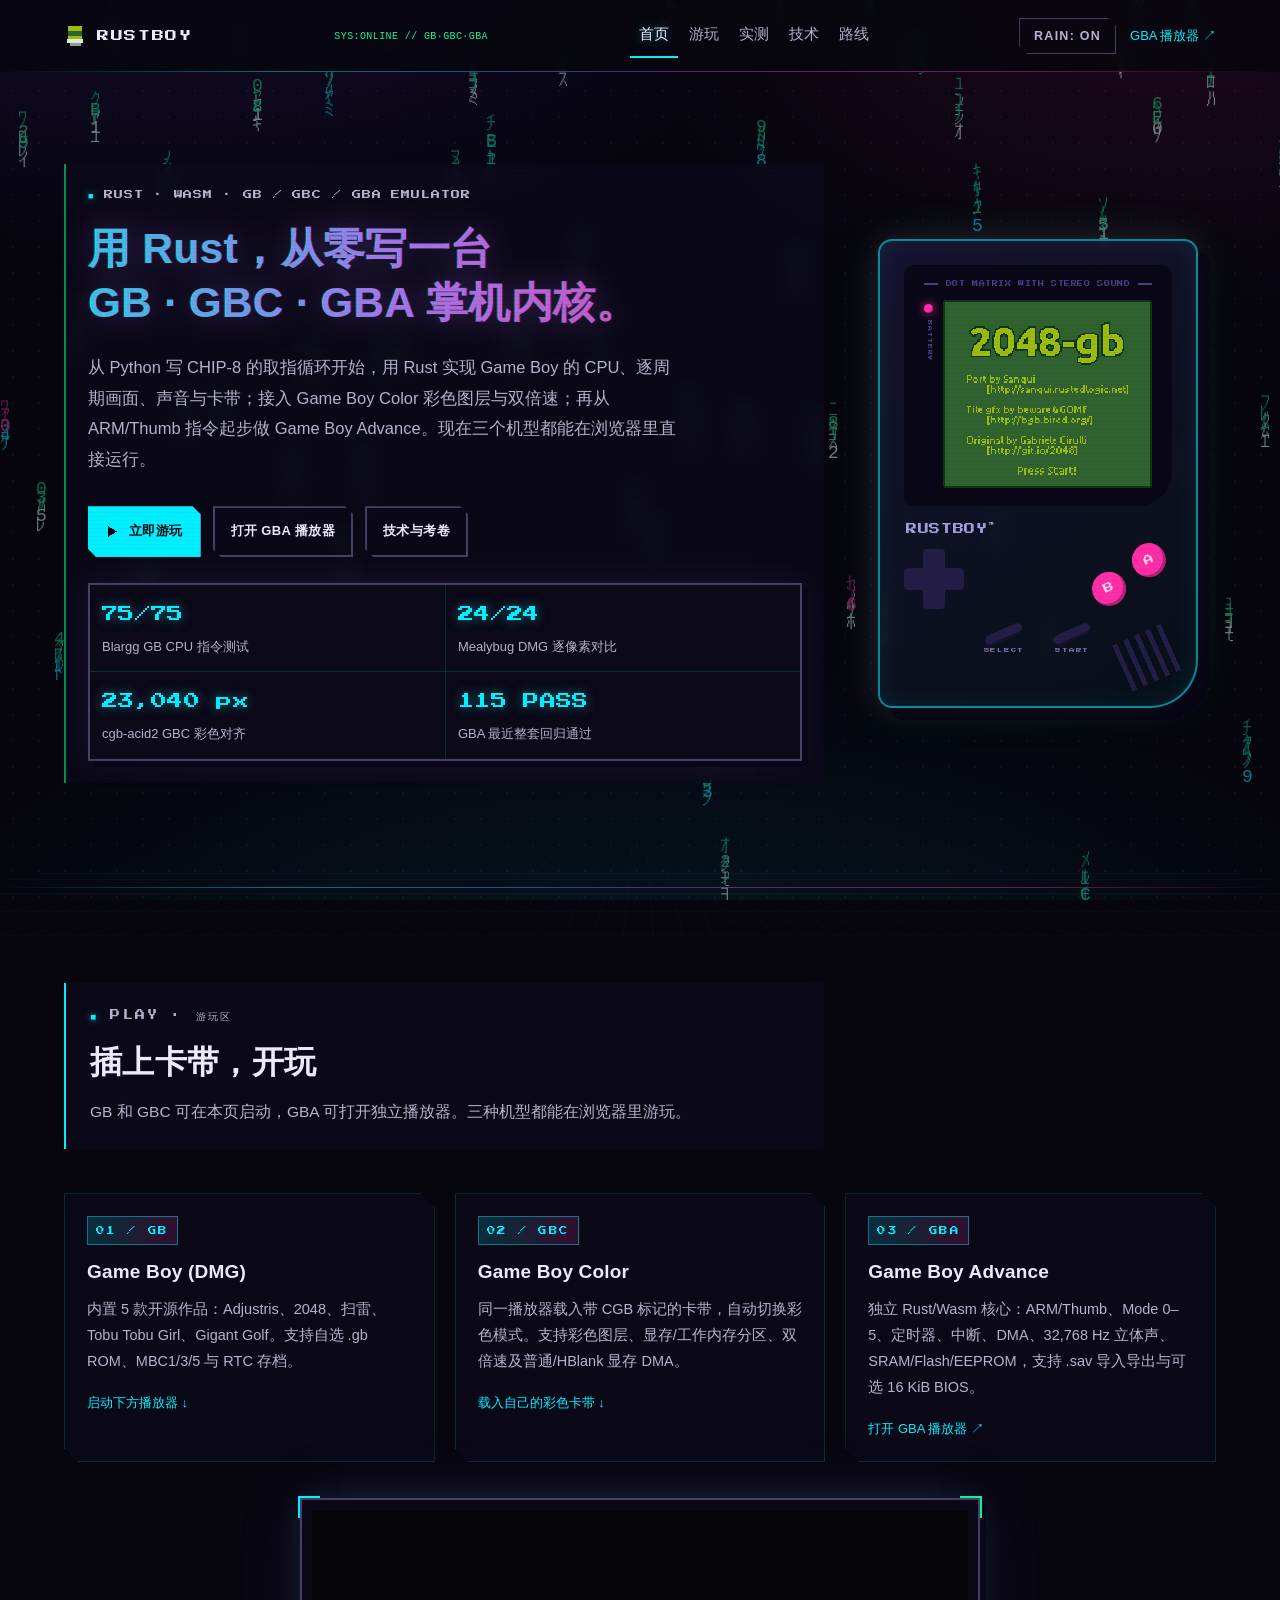
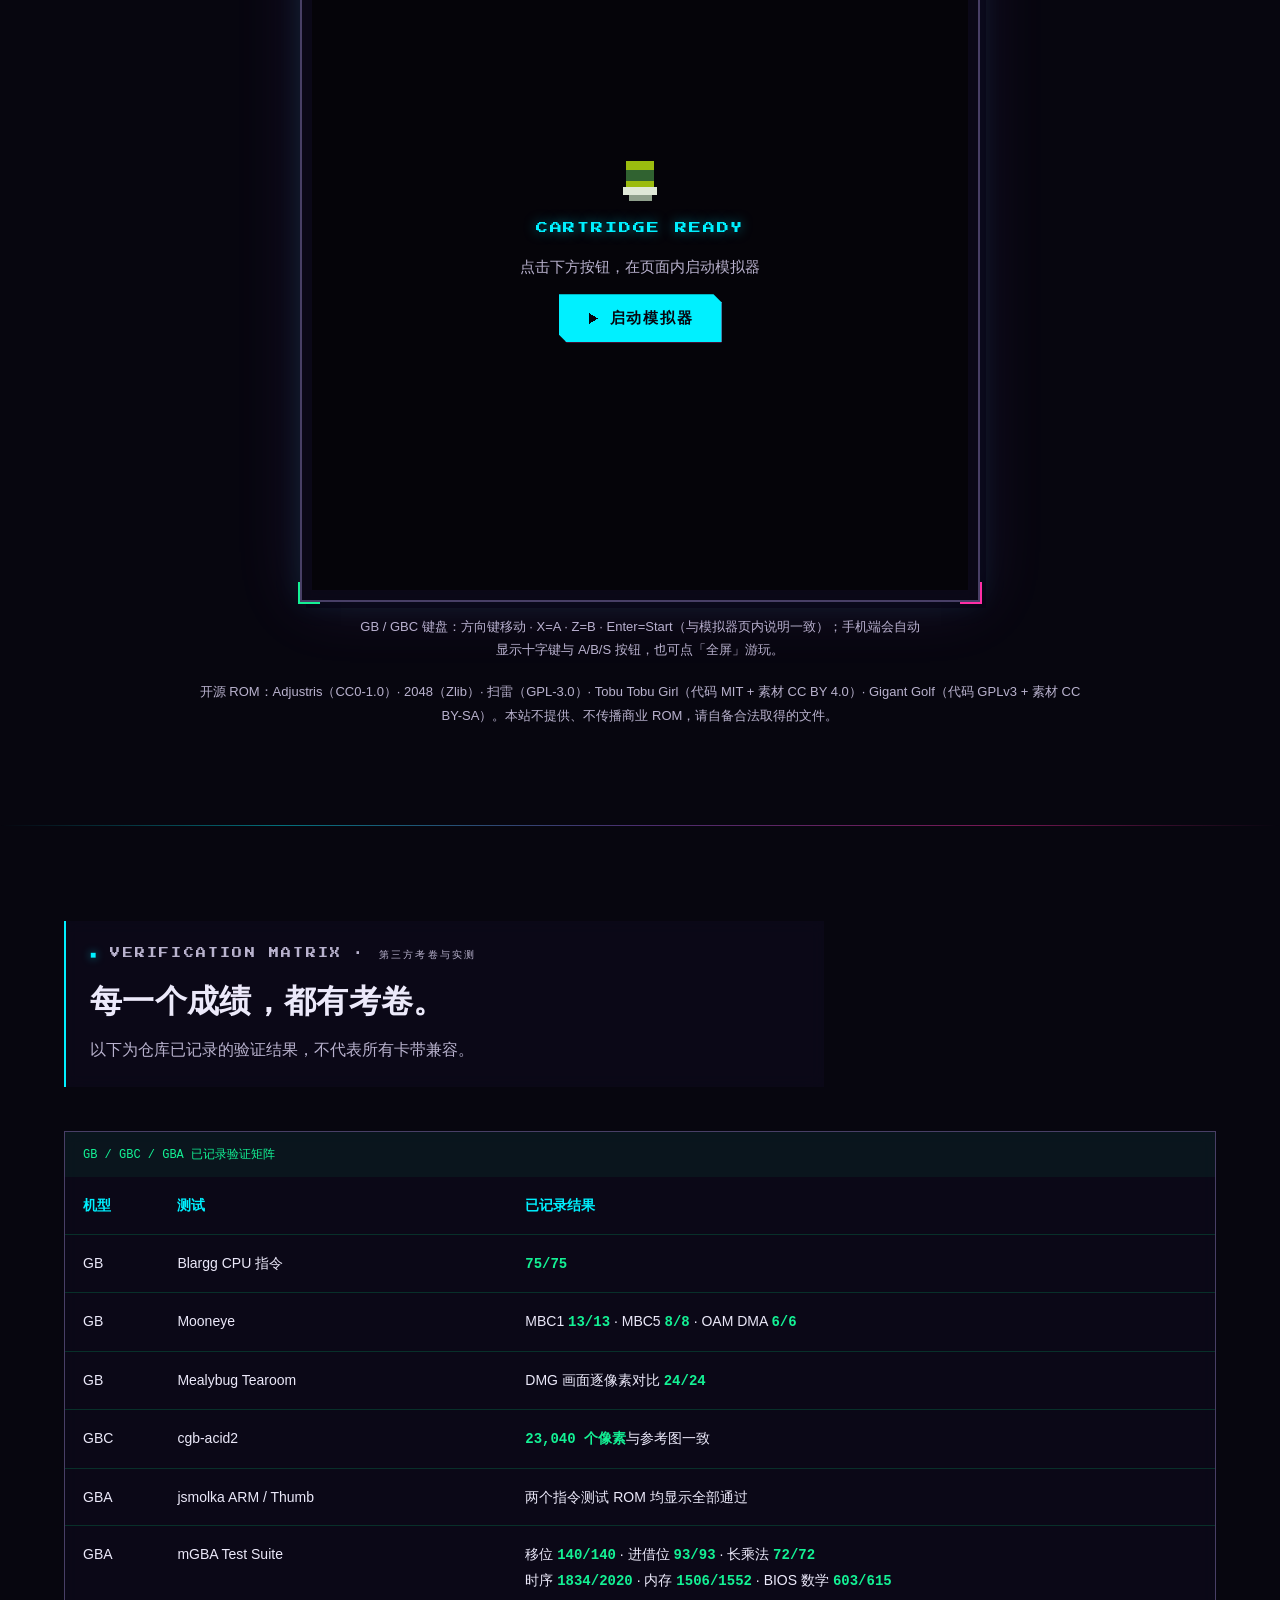
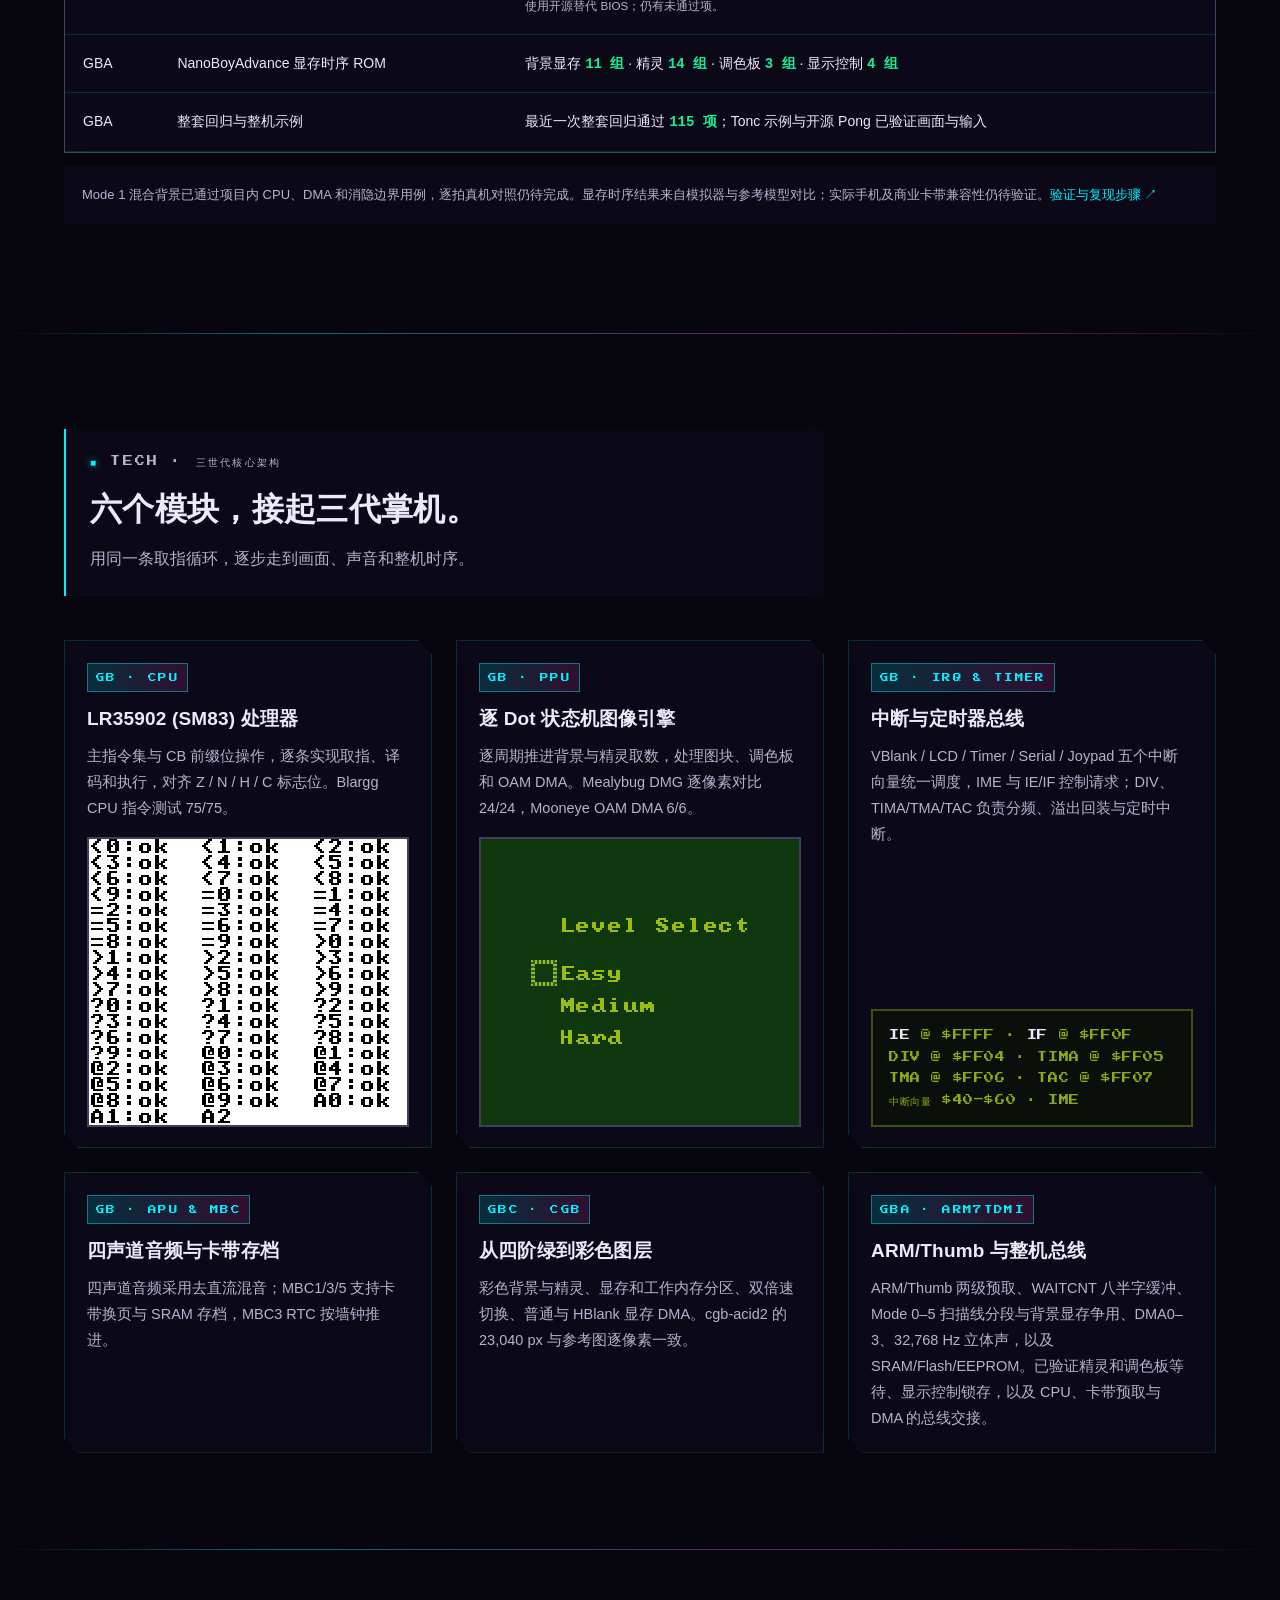
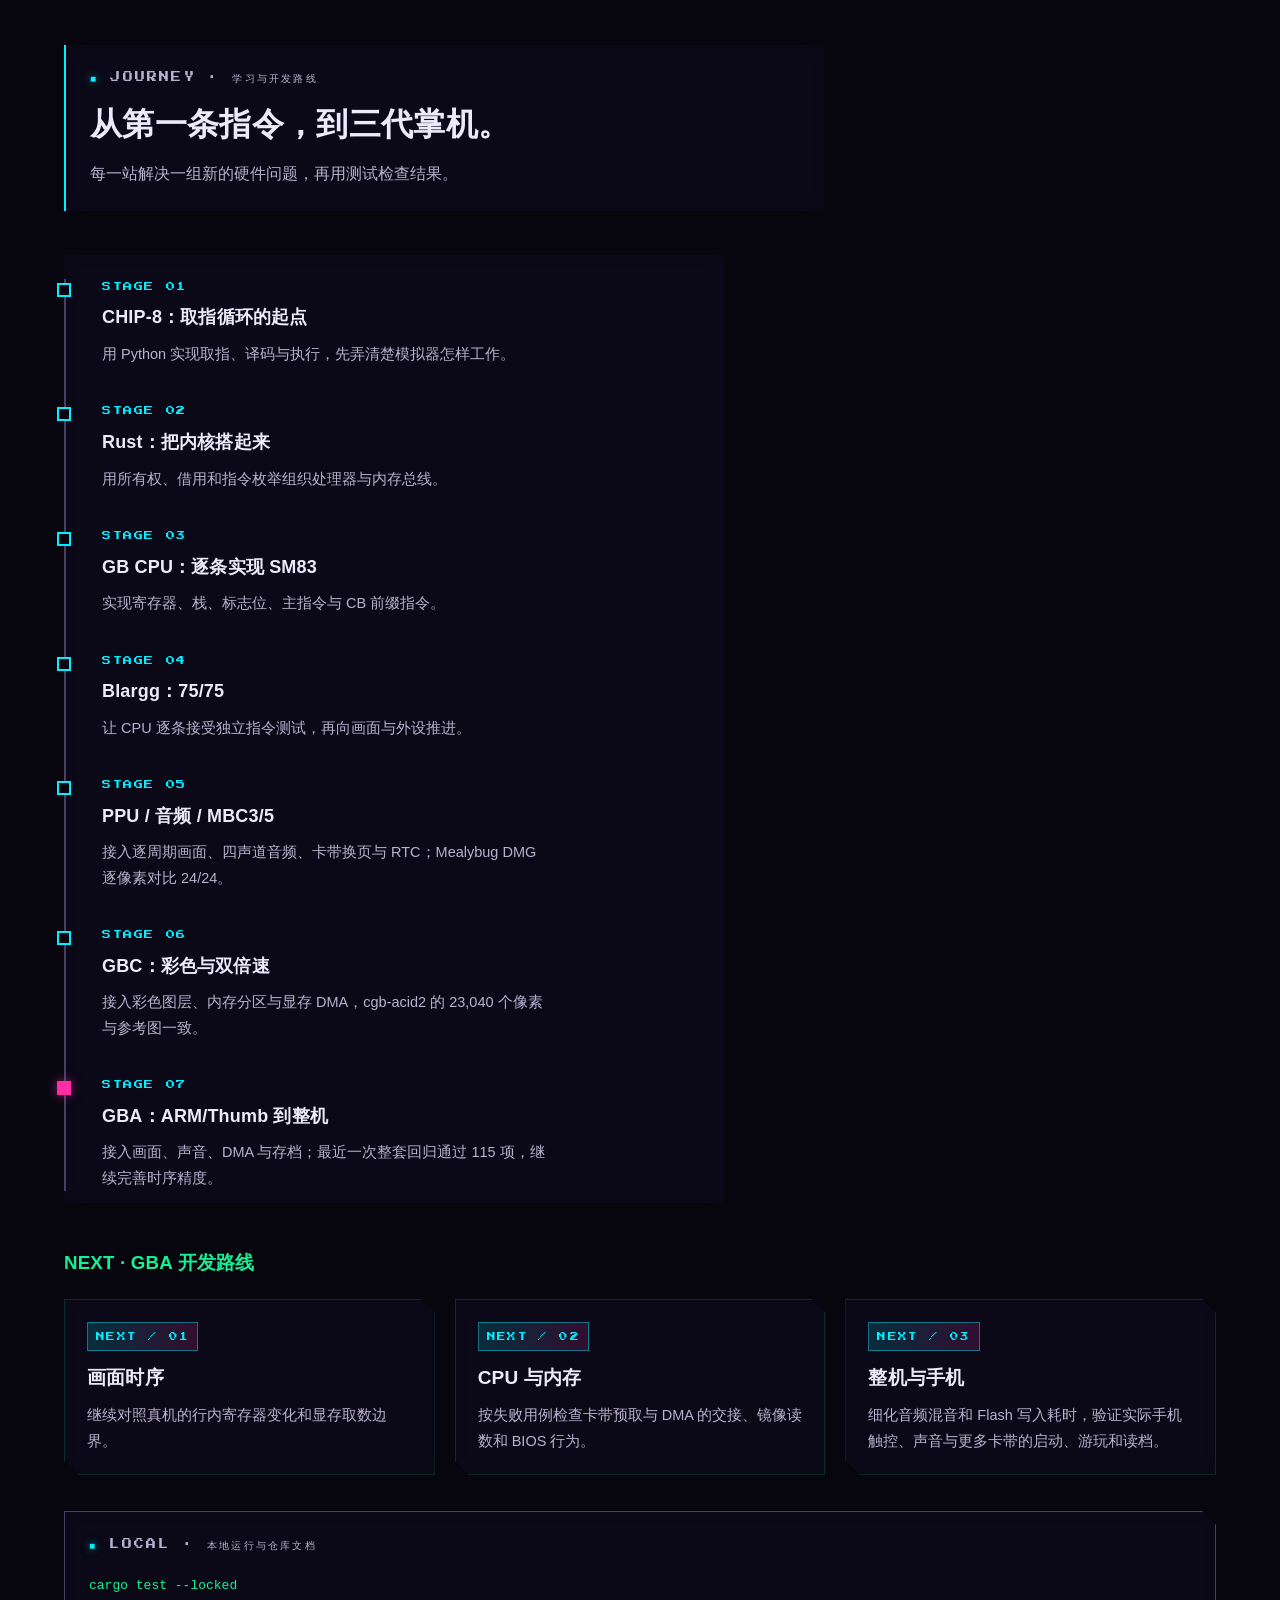
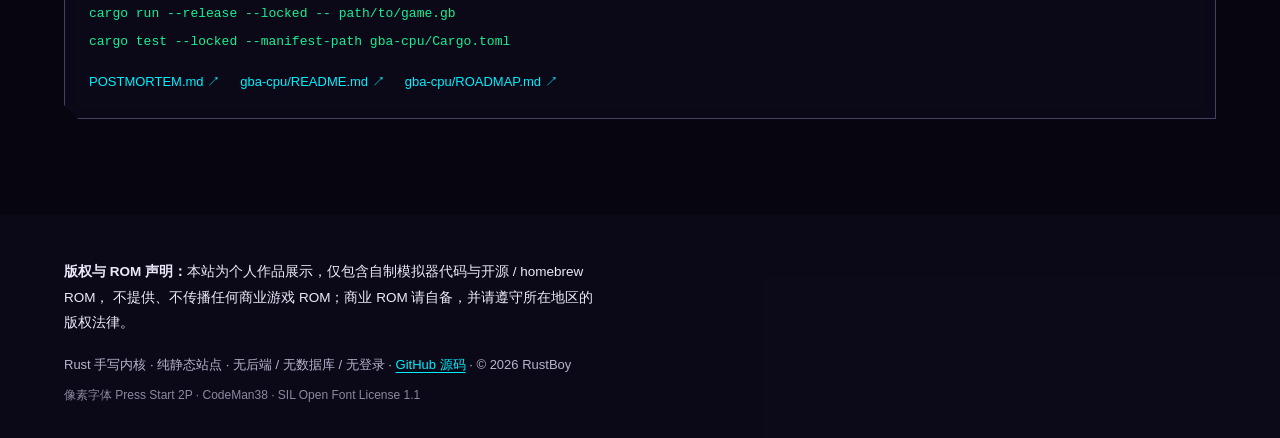
<file: index.html>
<!DOCTYPE html>
<html lang="zh-CN">
<head>
<meta charset="UTF-8">
<meta name="viewport" content="width=device-width, initial-scale=1.0">
<title>RustBoy · 用 Rust 从零写 GB、GBC 和 GBA 模拟器</title>
<meta name="description" content="用 Rust 从零实现 GB、GBC 和 GBA 模拟器：逐周期画面、彩色图层、ARM/Thumb、声音与卡带存档，三个机型均可在浏览器运行。GBA 正在完善时序精度与兼容性。">
<meta name="theme-color" content="#07060f">
<meta name="color-scheme" content="dark">
<meta property="og:title" content="RustBoy · 用 Rust 从零写 GB、GBC 和 GBA 模拟器">
<meta property="og:description" content="用 Rust 从零实现 GB、GBC 和 GBA 模拟器：逐周期画面、彩色图层、ARM/Thumb、声音与卡带存档，三个机型均可在浏览器运行。GBA 正在完善时序精度与兼容性。">
<meta property="og:type" content="website">
<link rel="icon" href="data:image/svg+xml,%3Csvg xmlns='http://www.w3.org/2000/svg' viewBox='0 0 16 16'%3E%3Crect x='3' y='1' width='10' height='9' fill='%239bbc0f'/%3E%3Crect x='3' y='4' width='10' height='4' fill='%23306230'/%3E%3Crect x='2' y='10' width='12' height='3' fill='%23dfe8d8'/%3E%3Crect x='4' y='13' width='8' height='2' fill='%238fa08c'/%3E%3C/svg%3E">
<script>document.documentElement.classList.add('js');</script>
<!--
  RustBoy · Game Boy 模拟器作品展示站（纯静态 · 无后端 · 无数据库 · 无登录）
  素材插槽：
    emulator/index.html      → 游玩区 iframe 加载的模拟器单文件网页版
    assets/img/screen2048.png     → 2048 运行截图（首页掌机屏幕）
    assets/img/screenminesweep.png → 扫雷运行截图（PPU 卡片）
    assets/img/exam.png      → Blargg 指令测试 75/75 截图（CPU 卡片）
  字体：Press Start 2P（CodeMan38，SIL Open Font License 1.1）以 data URI 内嵌，无外部请求。
  「RustBoy」为占位项目名，改站名请全局搜索替换 RustBoy / RUSTBOY。
-->
<style>
/* ============================================================
   1. 设计令牌 —— 霓虹夜城色板 × DMG 屏幕绿（绿色只保留给屏幕区）
   ============================================================ */
:root{
  --bg:#07060f;               /* 紫黑夜幕，非纯黑 */
  --bg-deep:#050409;
  --surface:#12101f;          /* 暗紫玻璃面板 */
  --surface-2:#1a1630;
  --fg:#ece9fa;               /* 近白偏紫，非纯白 */
  --muted:#9a92b8;
  --border:rgba(190,170,255,.13);
  --border-strong:rgba(190,170,255,.34);
  --accent:#00f0ff;           /* 霓虹青：只给关键动作 */
  --accent-press:#53f5ff;
  --neon-mag:#ff2ea6;         /* 霓虹粉 */
  --neon-vio:#b26bff;         /* 霓虹紫 */
  --ink:#07060f;
  --danger:#ff3d81;
  --screen-0:#0f380f;         /* DMG 屏幕四阶绿：仅屏幕/终端/截图区使用 */
  --screen-1:#306230;
  --screen-2:#8bac0f;
  --screen-3:#9bbc0f;
  --font-pixel:'Press Start 2P',ui-monospace,Consolas,monospace;
  --font-body:-apple-system,BlinkMacSystemFont,'PingFang SC','Hiragino Sans GB','Microsoft YaHei','Segoe UI',sans-serif;
  --container:1080px;
  --header-h:64px;
  --shadow-hard:6px 6px 0 rgba(8,3,20,.6);
  --hairline-neon:linear-gradient(90deg,transparent,rgba(0,240,255,.45) 22%,rgba(178,107,255,.4) 50%,rgba(255,46,166,.45) 78%,transparent);
}

/* ============================================================
   2. 基础与重置
   ============================================================ */
@font-face{
  font-family:'Press Start 2P';
  src:url([data-uri]) format('woff2');
  font-weight:400;
  font-style:normal;
  font-display:swap;
}
*,*::before,*::after{box-sizing:border-box;}
html{scroll-behavior:smooth;scroll-padding-top:calc(var(--header-h) + 16px);}
body{
  margin:0;
  background-color:var(--bg);
  background-image:
    radial-gradient(1100px 520px at 12% -8%, rgba(84,44,178,.24), transparent 62%),
    radial-gradient(900px 480px at 92% 2%, rgba(255,46,166,.11), transparent 60%),
    radial-gradient(1200px 560px at 50% 112%, rgba(0,240,255,.09), transparent 64%),
    radial-gradient(rgba(150,130,255,.08) 1px,transparent 1px);
  background-size:auto,auto,auto,26px 26px;
  background-attachment:fixed;
  color:var(--fg);
  font-family:var(--font-body);
  font-size:16px;
  line-height:1.75;
  -webkit-font-smoothing:antialiased;
}
/* CRT 扫描线：静态纹理，不参与动画 */
body::before{
  content:"";
  position:fixed;inset:0;z-index:2147483000;
  pointer-events:none;
  background:repeating-linear-gradient(to bottom,
    rgba(6,3,16,.22) 0 1px,transparent 1px 4px);
  opacity:.5;
}
/* 合成波网格地平线：纯装饰，固定不滚动 */
body::after{
  content:"";
  position:fixed;left:-24%;right:-24%;bottom:-4vh;height:46vh;z-index:2147482900;
  pointer-events:none;
  background:
    repeating-linear-gradient(to top,rgba(0,240,255,.65) 0 1px,transparent 1px 30px),
    repeating-linear-gradient(to right,rgba(255,46,166,.5) 0 1px,transparent 1px 30px);
  transform:perspective(320px) rotateX(62deg);
  transform-origin:50% 100%;
  opacity:.13;
}
img{max-width:100%;}
[hidden]{display:none !important;}
::selection{background:rgba(255,46,166,.42);color:#fff;}
:focus-visible{outline:3px solid var(--accent);outline-offset:3px;}
h1,h2,h3{font-weight:700;letter-spacing:.01em;}
code{font-family:var(--font-pixel);letter-spacing:.04em;}

/* 跳转链接（无障碍） */
.skip-link{
  position:fixed;top:-60px;left:16px;z-index:2147483600;
  background:var(--accent);color:var(--ink);
  padding:10px 16px;font-size:14px;font-weight:700;text-decoration:none;
  transition:top .15s ease-out;
}
.skip-link:focus{top:12px;}

/* ============================================================
   3. 通用组件：容器 / 眉题 / 按钮 / 区块
   ============================================================ */
.container{width:100%;max-width:var(--container);margin:0 auto;padding:0 24px;}
.eyebrow{
  font-family:var(--font-pixel);
  font-size:10px;letter-spacing:.22em;
  color:var(--muted);margin:0 0 18px;
}
.eyebrow::before{content:"■ ";color:var(--accent);text-shadow:0 0 8px rgba(0,240,255,.6);}
.section{padding:96px 0;background:var(--hairline-neon) top/100% 1px no-repeat;}
.section-head{max-width:640px;margin-bottom:44px;}
.section-head h2{font-size:clamp(24px,3.4vw,32px);margin:0 0 14px;line-height:1.3;}
.section-sub{color:var(--muted);margin:0;font-size:15.5px;}

/* 像素按钮：硬边框 + 硬投影，按下时“物理下沉” */
.btn{
  display:inline-flex;align-items:center;justify-content:center;gap:10px;
  font-family:var(--font-body);font-weight:700;font-size:15px;letter-spacing:.12em;
  text-decoration:none;cursor:pointer;
  border:2px solid transparent;min-height:48px;padding:12px 26px;
  transition:transform .08s ease-out,box-shadow .08s ease-out,background-color .08s ease-out;
}
.btn-primary{
  background:var(--accent);color:var(--ink);
  box-shadow:4px 4px 0 var(--neon-mag);
}
.btn-primary:hover{background:var(--accent-press);box-shadow:4px 4px 0 var(--neon-mag),0 0 22px rgba(0,240,255,.4);}
.btn-primary:active{transform:translate(3px,3px);box-shadow:1px 1px 0 var(--neon-mag);}
.btn-ghost{
  background:transparent;color:var(--fg);
  border-color:var(--border-strong);box-shadow:4px 4px 0 rgba(8,3,20,.55);
}
.btn-ghost:hover{background:var(--surface-2);border-color:rgba(178,107,255,.55);}
.btn-ghost:active{transform:translate(3px,3px);box-shadow:1px 1px 0 rgba(8,3,20,.55);}
.btn[disabled]{opacity:.55;cursor:wait;transform:none !important;box-shadow:4px 4px 0 var(--neon-mag) !important;}
.btn svg{flex:none;}

/* 小号工具按钮（游玩区工具条） */
.btn-mini{
  font-family:var(--font-body);font-weight:700;font-size:12.5px;letter-spacing:.1em;
  background:transparent;color:var(--muted);
  border:1px solid var(--border-strong);padding:8px 14px;min-height:36px;cursor:pointer;
}
.btn-mini:hover{color:var(--accent);background:var(--surface-2);border-color:rgba(0,240,255,.5);}

/* 滚动显现：一次性，尊重系统减动效 */
.js .reveal{opacity:0;transform:translateY(16px);transition:opacity .35s ease-out,transform .35s ease-out;}
.js .reveal.in{opacity:1;transform:none;}

/* ============================================================
   4. 顶部导航
   ============================================================ */
.site-header{
  position:sticky;top:0;z-index:100;
  background-color:rgba(7,6,15,.86);
  background-image:var(--hairline-neon);
  background-repeat:no-repeat;background-position:bottom;background-size:100% 1px;
  backdrop-filter:blur(10px);-webkit-backdrop-filter:blur(10px);
}
.nav{display:flex;align-items:center;justify-content:space-between;height:var(--header-h);}
.brand{
  display:inline-flex;align-items:center;gap:11px;text-decoration:none;
  font-family:var(--font-pixel);font-size:12px;letter-spacing:.14em;color:var(--fg);
}
.brand svg{display:block;}
.nav-links{display:flex;gap:2px;list-style:none;margin:0;padding:0;}
.nav-links a{
  display:inline-flex;align-items:center;
  padding:10px 14px;color:var(--muted);font-size:14.5px;text-decoration:none;
  border-bottom:2px solid transparent;
}
.nav-links a:hover{color:var(--accent);}
.nav-links a[aria-current]{color:var(--fg);border-bottom-color:var(--accent);text-shadow:0 0 10px rgba(0,240,255,.45);}

/* ============================================================
   5. 首页 Hero
   ============================================================ */
.hero{padding:92px 0 104px;}
.hero-grid{display:grid;grid-template-columns:1.08fr .92fr;gap:56px;align-items:center;}
.hero-copy{min-width:0;}
.hero h1{font-size:clamp(30px,4.6vw,50px);line-height:1.28;margin:0 0 22px;}
@supports ((-webkit-background-clip:text) or (background-clip:text)){
  .hero h1{
    background:linear-gradient(96deg,var(--accent) 4%,var(--neon-vio) 46%,var(--neon-mag) 88%);
    -webkit-background-clip:text;background-clip:text;
    color:transparent;
    filter:drop-shadow(0 0 16px rgba(178,107,255,.3));
  }
}
.hero-sub{color:var(--muted);font-size:16.5px;line-height:1.85;max-width:36em;margin:0 0 6px;}
.hero-sub b{color:var(--accent);font-weight:700;}
.hero-cta{display:flex;flex-wrap:wrap;gap:18px;margin-top:32px;}
/* 成绩条：全部为真实数据 */
.hero-stats{
  display:flex;margin:42px 0 0;padding:0;
  border:2px solid var(--border-strong);background:var(--surface);
  box-shadow:var(--shadow-hard),0 0 30px rgba(178,107,255,.1);
}
.hero-stats>div{flex:1;padding:16px 18px 14px;min-width:0;}
.hero-stats>div+div{border-left:2px solid var(--border);}
.hero-stats dt{
  font-family:var(--font-pixel);font-size:clamp(13px,1.8vw,18px);
  color:var(--accent);margin:0 0 9px;letter-spacing:.02em;white-space:nowrap;
  text-shadow:0 0 12px rgba(0,240,255,.5);
}
.hero-stats dd{margin:0;font-size:13px;color:var(--muted);line-height:1.5;}

/* ============================================================
   6. 首页视觉：CSS 手绘 DMG 掌机（签名元素）
   ============================================================ */
.dmg{--shell:#181233;--shell-dark:#0c0920;--bezel:#0a0818;--bezel-line:#4b3f7d;
     --btn-dark:#241d45;--btn-ab:var(--neon-mag);
     margin:0;display:flex;justify-content:center;}
.dmg-shell{
  width:min(320px,74vw);position:relative;
  background:
    radial-gradient(340px 200px at 18% 0%, rgba(178,107,255,.14), transparent 62%),
    var(--shell);
  border:2px solid #362a68;
  border-radius:14px 14px 48px 14px;      /* DMG 标志性的右下大圆角 */
  padding:24px 24px 50px;
  box-shadow:12px 12px 0 rgba(8,3,20,.6),inset -8px -8px 0 rgba(0,0,0,.22),
             0 0 36px rgba(178,107,255,.16);
}
.dmg-bezel{
  background:var(--bezel);
  border-radius:10px 10px 34px 10px;
  padding:14px 20px 18px;
}
.dmg-bezel-top{display:flex;align-items:center;gap:8px;margin-bottom:10px;overflow:hidden;}
.dmg-bezel-top::before,.dmg-bezel-top::after{
  content:"";height:2px;background:var(--bezel-line);flex:1;min-width:6px;
}
.dmg-bezel-top span{
  font-family:var(--font-pixel);font-size:6px;letter-spacing:.1em;
  color:var(--bezel-line);white-space:nowrap;
}
.dmg-screenrow{display:flex;gap:10px;align-items:stretch;}
.dmg-battery{display:flex;flex-direction:column;align-items:center;gap:7px;padding-top:4px;}
.dmg-led{
  width:9px;height:9px;border-radius:50%;flex:none;
  background:var(--neon-mag);
  box-shadow:0 0 9px rgba(255,46,166,.85),inset -1px -1px 0 rgba(0,0,0,.3);
}
.dmg-battery b{
  font-family:var(--font-pixel);font-weight:400;font-size:5px;letter-spacing:.18em;
  color:var(--bezel-line);writing-mode:vertical-rl;
}
.dmg-screen{
  flex:1;aspect-ratio:10/9;position:relative;overflow:hidden;
  background:#7da30d;border:2px solid var(--screen-0);border-radius:3px;
  box-shadow:inset 0 0 22px rgba(15,56,15,.5);
}
.dmg-screen img{
  position:absolute;inset:0;width:100%;height:100%;
  object-fit:cover;image-rendering:pixelated;
}
.dmg-hint{display:none;}
.dmg-screen.no-img img{display:none;}
.dmg-screen.no-img .dmg-hint{
  display:flex;flex-direction:column;align-items:center;justify-content:center;gap:10px;
  position:absolute;inset:0;text-align:center;
  font-family:var(--font-pixel);font-size:8px;line-height:2;letter-spacing:.12em;
  color:var(--screen-0);padding:8px;
}
.blink{animation:blink 1.1s steps(1) infinite;}
@keyframes blink{50%{opacity:0;}}
.dmg-logo{
  margin:14px 2px 10px;font-family:var(--font-pixel);
  font-size:11px;letter-spacing:.06em;color:#a89ede;
}
.dmg-logo small{font-size:6px;vertical-align:top;}
.dmg-controls{display:flex;justify-content:space-between;align-items:center;margin-top:2px;}
.dmg-dpad{width:60px;height:60px;position:relative;flex:none;}
.dmg-dpad::before{
  content:"";position:absolute;left:0;top:19px;width:60px;height:22px;
  background:var(--btn-dark);border-radius:4px;
}
.dmg-dpad::after{
  content:"";position:absolute;left:19px;top:0;width:22px;height:60px;
  background:var(--btn-dark);border-radius:4px;
}
.dmg-dpad i{
  position:absolute;left:23px;top:23px;width:14px;height:14px;border-radius:50%;
  background:radial-gradient(circle at 40% 35%,#463b7e,#181233);
}
.dmg-ab{display:flex;gap:14px;align-items:center;transform:rotate(-24deg);}
.dmg-ab span{
  width:34px;height:34px;border-radius:50%;
  background:var(--btn-ab);color:#ffd7ec;
  font-family:var(--font-pixel);font-size:10px;
  display:flex;align-items:center;justify-content:center;
  box-shadow:inset -2px -3px 0 rgba(0,0,0,.28);
}
.dmg-ab .a{transform:translateY(-10px);}
.dmg-ss{display:flex;gap:28px;justify-content:center;margin-top:20px;}
.dmg-ss div{display:flex;flex-direction:column;align-items:center;gap:6px;}
.dmg-ss i{
  width:40px;height:11px;border-radius:6px;background:var(--btn-dark);
  box-shadow:inset 0 -2px 0 rgba(0,0,0,.4);transform:rotate(-24deg);
}
.dmg-ss b{
  font-family:var(--font-pixel);font-weight:400;font-size:5.5px;
  letter-spacing:.14em;color:#7b71a8;
}
.dmg-speaker{
  position:absolute;right:20px;bottom:24px;width:56px;height:50px;
  transform:rotate(-24deg);
  background:repeating-linear-gradient(90deg,#241d45 0 5px,transparent 5px 12px);
}

/* ============================================================
   7. 游玩区：点击启动 + 加载 / 错误 / 就绪三态
   ============================================================ */
.play-legal{
  max-width:560px;margin:18px auto 0;text-align:center;
  font-size:13px;color:var(--muted);
}
.screen-frame{
  max-width:680px;margin:0 auto;
  background:var(--surface);
  border:2px solid var(--border-strong);
  box-shadow:var(--shadow-hard),0 0 26px rgba(0,240,255,.1),0 0 64px rgba(178,107,255,.12);
}
.screen-stage{position:relative;aspect-ratio:auto;height:680px;background:var(--bg-deep);overflow:hidden;}
.screen-stage iframe{
  position:absolute;inset:0;width:100%;height:100%;border:0;background:#000;
}
.play-cover,.play-loading,.play-error{
  position:absolute;inset:0;display:flex;flex-direction:column;
  align-items:center;justify-content:center;gap:14px;
  text-align:center;padding:24px;
}
.play-cover p{margin:0;color:var(--muted);font-size:14.5px;}
.play-cover .cover-title{
  font-family:var(--font-pixel);font-size:12px;letter-spacing:.16em;
  color:var(--accent);margin:0 0 2px;text-shadow:0 0 12px rgba(0,240,255,.5);
}
.play-loading .load-title{
  font-family:var(--font-pixel);font-size:12px;letter-spacing:.16em;
  color:var(--accent);margin:0;
}
.load-blocks{display:flex;gap:6px;}
.load-blocks i{
  width:13px;height:13px;background:var(--accent);
  animation:blockpulse .9s ease-in-out infinite;
}
.load-blocks i:nth-child(2){animation-delay:.15s;}
.load-blocks i:nth-child(3){animation-delay:.3s;}
.load-blocks i:nth-child(4){animation-delay:.45s;}
.load-blocks i:nth-child(even){background:var(--neon-mag);}
@keyframes blockpulse{0%,70%{opacity:.15;}80%,100%{opacity:1;}}
.load-slow{font-size:12.5px;color:var(--muted);margin:0;max-width:34ch;}
.play-error .err-title{
  font-family:var(--font-pixel);font-size:11px;letter-spacing:.14em;
  color:var(--danger);margin:0;
}
.play-error p{margin:0;color:var(--muted);font-size:14px;max-width:38ch;}
.play-error code{font-size:10px;color:var(--accent);}
.play-note{max-width:560px;margin:14px auto 0;font-size:13px;color:var(--muted);text-align:center;}
.gba-play{max-width:560px;margin:36px auto 0;}
.gba-play .gba-actions{display:flex;flex-wrap:wrap;gap:12px;margin-top:18px;}
.noscript-note{color:var(--danger);text-align:center;font-size:14px;margin:14px 0 0;}

/* ============================================================
   8. 技术亮点：四模块卡片
   ============================================================ */
.tech-grid{display:grid;grid-template-columns:repeat(2,1fr);gap:24px;}
.tech-card{
  background:var(--surface);border:1px solid var(--border);
  box-shadow:var(--shadow-hard);padding:22px 22px 20px;
  display:flex;flex-direction:column;min-width:0;
  transition:border-color .2s ease-out,box-shadow .2s ease-out,transform .2s ease-out;
}
.tech-card:hover{border-color:rgba(0,240,255,.45);box-shadow:var(--shadow-hard),0 0 22px rgba(0,240,255,.1);transform:translateY(-2px);}
.tech-card .tag{
  align-self:flex-start;
  font-family:var(--font-pixel);font-size:8.5px;letter-spacing:.16em;
  background:linear-gradient(90deg,rgba(0,240,255,.16),rgba(255,46,166,.16));
  color:var(--accent);
  border:1px solid rgba(0,240,255,.42);
  padding:6px 8px;margin:0 0 14px;
}
.tech-card h3{font-size:19px;margin:0 0 10px;line-height:1.4;}
.tech-card p{margin:0;color:var(--muted);font-size:14.5px;line-height:1.8;}
.tech-card .card-bottom{margin-top:auto;padding-top:16px;min-width:0;}
/* 截图插槽：有图显示图，无图显示带文件名的占位框 */
.shot{margin:0;border:2px solid var(--border-strong);background:var(--bg-deep);}
.shot img{display:block;width:100%;image-rendering:pixelated;}
.shot .slot-hint{display:none;}
.shot.no-img{border-style:dashed;}
.shot.no-img img{display:none;}
.shot.no-img .slot-hint{
  display:flex;flex-direction:column;align-items:center;justify-content:center;gap:8px;
  min-height:110px;padding:16px;text-align:center;
  color:var(--muted);font-size:12.5px;
}
.slot-hint code{font-size:9px;color:var(--accent);}
/* 寄存器速览块（中断 / 定时器卡片） */
.reg{
  border:2px solid rgba(139,172,15,.42);background:#0a0f0b;
  font-family:var(--font-pixel);font-size:10px;line-height:2.15;letter-spacing:.06em;
  color:var(--screen-2);padding:14px 16px;overflow-x:auto;white-space:nowrap;
}
.reg b{color:var(--fg);font-weight:400;}

/* ============================================================
   9. 学习路线时间线
   ============================================================ */
.timeline{list-style:none;margin:0;padding:0;max-width:660px;}
.tl-item{position:relative;padding:0 0 36px 36px;border-left:2px solid var(--border-strong);}
.tl-item:last-child{padding-bottom:0;}
.tl-node{
  position:absolute;left:-9px;top:4px;width:14px;height:14px;
  background:var(--bg);border:2px solid var(--accent);
}
.tl-item.lit .tl-node{background:var(--neon-mag);border-color:var(--neon-mag);box-shadow:0 0 12px rgba(255,46,166,.55);}
.tl-tag{
  display:block;font-family:var(--font-pixel);font-size:9px;
  letter-spacing:.18em;color:var(--accent);margin:0 0 8px;
}
.tl-item h3{font-size:18px;margin:0 0 8px;}
.tl-item p{margin:0;color:var(--muted);font-size:14.5px;max-width:56ch;}

/* ============================================================
   10. 页脚
   ============================================================ */
.site-footer{padding:44px 0 40px;background:var(--bg-deep);
  background-image:var(--hairline-neon);background-repeat:no-repeat;background-position:top;background-size:100% 1px;}
.legal{font-size:13.5px;line-height:1.9;margin:0 0 18px;max-width:72ch;}
.legal b{color:var(--fg);}
.colophon{font-size:13px;color:var(--muted);margin:0 0 8px;}
.colophon a{color:var(--accent);text-decoration:underline;text-underline-offset:3px;}
.colophon a:hover{color:#fff;}
.font-credit{font-size:12px;color:var(--muted);opacity:.75;margin:0;}

/* ============================================================
   11. 响应式
   ============================================================ */
@media (max-width:860px){
  .hero{padding:64px 0 80px;}
  .hero-grid{grid-template-columns:1fr;gap:52px;}
  .dmg-shell{width:min(300px,80vw);}
  .section{padding:72px 0;}
  .tech-grid{grid-template-columns:1fr;}
}
@media (max-width:560px){
  .container{padding:0 18px;}
  .hero-cta .btn{flex:1 1 auto;}
  .hero-stats{flex-direction:column;}
  .hero-stats>div+div{border-left:0;border-top:2px solid var(--border);}
  .nav-links a{padding:10px 9px;font-size:13.5px;}
  .dmg-bezel-top span{font-size:5px;letter-spacing:.06em;}
  .dmg-shell{padding:18px 18px 44px;}
  .section{padding:60px 0;}
}
@media (max-width:430px){
  .brand-name{display:none;}
}

/* ============================================================
   12. 减少动效 / 打印
   ============================================================ */
@media (prefers-reduced-motion:reduce){
  html{scroll-behavior:auto;}
  .js .reveal{opacity:1;transform:none;transition:none;}
  .blink{animation:none;}
  .load-blocks i{animation:none;opacity:1;}
  .btn,.btn-mini{transition:none;}
}
@media print{
  body::before,body::after{display:none;}
  .site-header,.hero-cta{display:none;}
  body{background:#fff;color:#111;}
}

/* 赛博玻璃与 Matrix 背景：内容及控件始终处于背景之上。 */
:root{--surface:rgba(12,10,26,.84);--muted:#b9b2ce;--border:rgba(0,255,136,.16);--container:1200px;}
#matrix-bg{position:fixed;inset:0;z-index:0;pointer-events:none;width:100%;height:100%;opacity:.5;}
main,footer{position:relative;z-index:2;}
body::before{z-index:3;opacity:.17;}body::after{z-index:1;opacity:.06;}
.nav{height:auto;min-height:72px;gap:16px;flex-wrap:wrap;padding-top:12px;padding-bottom:12px;}
.sys-status{font:10px ui-monospace,Consolas,monospace;color:#14f195;letter-spacing:.04em;}
.nav-links a{padding:8px 9px;}.nav-tools{display:flex;align-items:center;gap:14px;}.nav-tools a,.text-link,.doc-links a,.bench-note a{color:var(--accent);text-decoration:none;font-size:13px;}
.hero-grid{grid-template-columns:minmax(0,1.6fr) minmax(260px,.75fr);gap:36px;}.hero h1{font-size:clamp(28px,3.3vw,44px);text-shadow:1px 0 rgba(255,46,166,.28),-1px 0 rgba(0,240,255,.26);}
.hero-copy{padding:22px;background:rgba(12,10,26,.84);backdrop-filter:blur(8px);border-left:2px solid rgba(0,255,136,.55);}.hero .eyebrow{font-size:9px;line-height:2;letter-spacing:.1em;}
.hero-cta{gap:12px;}.hero-cta .btn{font-size:13px;padding:12px 16px;letter-spacing:.03em;}.hero-stats{display:grid;grid-template-columns:repeat(2,minmax(0,1fr));margin-top:26px;}.hero-stats>div{padding:15px 12px;}.hero-stats>div+div{border:0;}.hero-stats>div:nth-child(even){border-left:1px solid var(--border);}.hero-stats>div:nth-child(n+3){border-top:1px solid var(--border);}.hero-stats dt{font-size:clamp(12px,1.4vw,16px);}
.dmg-shell{background:linear-gradient(145deg,rgba(25,20,50,.9),rgba(8,18,27,.86));border-color:rgba(0,240,255,.55);backdrop-filter:blur(8px);box-shadow:12px 12px 0 rgba(8,3,20,.6),inset 0 0 26px rgba(0,240,255,.08),0 0 45px rgba(0,255,136,.13),-4px 0 30px rgba(255,46,166,.12);}
.section-head{background:rgba(12,10,26,.84);backdrop-filter:blur(8px);padding:24px;border-left:2px solid var(--accent);max-width:760px;}
.machine-grid{display:grid;grid-template-columns:repeat(3,minmax(0,1fr));gap:20px;margin-bottom:36px;}.text-link{display:inline-block;margin-top:18px;}.tech-grid{grid-template-columns:repeat(3,minmax(0,1fr));}
.tech-card,.terminal,.matrix-table,.screen-frame{background:rgba(12,10,26,.84);backdrop-filter:blur(8px);}.tech-card,.terminal{clip-path:polygon(0 0,calc(100% - 14px) 0,100% 14px,100% 100%,14px 100%,0 calc(100% - 14px));}
.btn,.btn-mini{clip-path:polygon(0 0,calc(100% - 8px) 0,100% 8px,100% 100%,8px 100%,0 calc(100% - 8px));}.screen-frame{position:relative;padding:10px;max-width:680px;}.screen-frame::after{content:'';position:absolute;inset:-4px;pointer-events:none;background:linear-gradient(#00f0ff,#00f0ff) left top/22px 2px no-repeat,linear-gradient(#00f0ff,#00f0ff) left top/2px 22px no-repeat,linear-gradient(#14f195,#14f195) right top/22px 2px no-repeat,linear-gradient(#14f195,#14f195) right top/2px 22px no-repeat,linear-gradient(#14f195,#14f195) left bottom/22px 2px no-repeat,linear-gradient(#14f195,#14f195) left bottom/2px 22px no-repeat,linear-gradient(#ff2ea6,#ff2ea6) right bottom/22px 2px no-repeat,linear-gradient(#ff2ea6,#ff2ea6) right bottom/2px 22px no-repeat;}
.play-legal{max-width:900px;line-height:1.9;}.matrix-table{overflow-x:auto;border:1px solid var(--border-strong);}.matrix-table table{width:100%;border-collapse:collapse;font-size:14px;}.matrix-table caption{text-align:left;padding:14px 18px;color:#14f195;font:12px ui-monospace,Consolas,monospace;background:rgba(0,255,136,.05);}.matrix-table th,.matrix-table td{padding:16px 18px;text-align:left;border-bottom:1px solid var(--border);vertical-align:top;}.matrix-table thead{color:var(--accent);}.matrix-table tbody th{font-weight:500;}.matrix-table tr:hover{background:rgba(0,240,255,.06);}.matrix-table strong{color:#14f195;font-family:ui-monospace,Consolas,monospace;}.matrix-table small{color:var(--muted);}.bench-note{background:var(--surface);padding:18px;font-size:13px;color:var(--muted);}
.timeline{background:var(--surface);padding-top:24px;padding-bottom:12px;backdrop-filter:blur(8px);}.next-title{margin-top:44px;color:#14f195;}.terminal{border:1px solid var(--border-strong);padding:24px;}.terminal pre{overflow-x:auto;color:#14f195;}.terminal code{font:13px/2 ui-monospace,Consolas,monospace;letter-spacing:0;}.doc-links{display:flex;flex-wrap:wrap;gap:20px;}.site-footer{background:rgba(12,10,26,.92);}
@media(max-width:1000px){.sys-status{display:none;}.hero-grid{grid-template-columns:minmax(0,1fr) 280px;gap:20px;}.tech-grid{grid-template-columns:repeat(2,minmax(0,1fr));}}
@media(max-width:760px){.screen-stage{height:610px;}html{scroll-padding-top:150px;}.nav{gap:8px;}.nav-links{order:3;width:100%;justify-content:center;}.nav-tools{margin-left:auto;}.hero-grid{grid-template-columns:minmax(0,1fr);gap:40px;}.hero{padding:44px 0 60px;}.machine-grid,.tech-grid{grid-template-columns:minmax(0,1fr);}.hero-copy{padding:20px;}.hero-stats{grid-template-columns:repeat(2,minmax(0,1fr));}.matrix-table th,.matrix-table td{padding:10px 8px;}.matrix-table{font-size:13px;}.matrix-table table{width:100%;font-size:12.5px;}.matrix-table td:first-child{white-space:nowrap;}.brand-name{display:inline;}.nav-tools a{font-size:12px;}}
@media(max-width:380px){.container{padding-left:14px;padding-right:14px;}.brand{font-size:10px;gap:6px;}.nav-tools{gap:8px;}.btn-mini{padding:8px;}.hero-copy{padding:14px;}.hero h1{font-size:26px;}.hero-stats dt{font-size:11px;}}
@media(prefers-reduced-motion:reduce){*,*::before,*::after{animation:none!important;transition:none!important;}.tech-card:hover{transform:none;}}
@media print{#matrix-bg{display:none;}}

</style>
</head>
<body>
<canvas id="matrix-bg" aria-hidden="true"></canvas>

<a class="skip-link" href="#main">跳到主要内容</a>

<header class="site-header" data-od-id="header">
  <nav class="nav container" aria-label="主导航">
    <a class="brand" href="#home" aria-label="RustBoy 首页">
      <svg width="22" height="22" viewBox="0 0 16 16" aria-hidden="true" shape-rendering="crispEdges">
        <rect x="3" y="1" width="10" height="9" fill="#9bbc0f"/>
        <rect x="3" y="4" width="10" height="4" fill="#306230"/>
        <rect x="2" y="10" width="12" height="3" fill="#dfe8d8"/>
        <rect x="4" y="13" width="8" height="2" fill="#8fa08c"/>
      </svg>
      <span class="brand-name">RUSTBOY</span>
    </a>
    <span class="sys-status">SYS:ONLINE // GB·GBC·GBA</span>
    <ul class="nav-links">
      <li><a href="#home">首页</a></li>
      <li><a href="#play">游玩</a></li>
      <li><a href="#bench">实测</a></li>
      <li><a href="#tech">技术</a></li>
      <li><a href="#path">路线</a></li>
    </ul>
    <div class="nav-tools"><button class="btn-mini" id="rain-toggle" type="button" aria-pressed="true" aria-label="切换背景代码雨">RAIN: ON</button><a href="./gba-cpu/web/">GBA 播放器 ↗</a></div>
  </nav>
</header>

<main id="main">

  <!-- ========== 首页 ========== -->
  <section id="home" class="hero" data-od-id="hero">
    <div class="container hero-grid">
      <div class="hero-copy">
        <p class="eyebrow reveal">RUST · WASM · GB / GBC / GBA EMULATOR</p>
        <h1 class="reveal">用 Rust，从零写一台<br>GB · GBC · GBA 掌机内核。</h1>
        <p class="hero-sub reveal">从 Python 写 CHIP-8 的取指循环开始，用 Rust 实现 Game Boy 的 CPU、逐周期画面、声音与卡带；接入 Game Boy Color 彩色图层与双倍速；再从 ARM/Thumb 指令起步做 Game Boy Advance。现在三个机型都能在浏览器里直接运行。</p>
        <div class="hero-cta reveal">
          <a class="btn btn-primary" href="#play">
            <svg width="13" height="13" viewBox="0 0 12 12" aria-hidden="true" shape-rendering="crispEdges"><path d="M2 1 L10 6 L2 11 Z" fill="currentColor"/></svg>
            立即游玩
          </a>
          <a class="btn btn-ghost" href="./gba-cpu/web/">打开 GBA 播放器</a><a class="btn btn-ghost" href="#tech">技术与考卷</a>
        </div>
        <dl class="hero-stats reveal">
          <div><dt>75/75</dt><dd>Blargg GB CPU 指令测试</dd></div>
          <div><dt>24/24</dt><dd>Mealybug DMG 逐像素对比</dd></div>
          <div><dt>23,040 px</dt><dd>cgb-acid2 GBC 彩色对齐</dd></div>
          <div><dt>115 PASS</dt><dd>GBA 最近整套回归通过</dd></div>
        </dl>
      </div>

      <figure class="dmg reveal" role="img" aria-label="用 CSS 绘制的赛博夜光 Game Boy 掌机，屏幕显示 2048 运行截图">
        <div class="dmg-shell">
          <div class="dmg-bezel">
            <div class="dmg-bezel-top"><span>DOT MATRIX WITH STEREO SOUND</span></div>
            <div class="dmg-screenrow">
              <div class="dmg-battery"><span class="dmg-led"></span><b>BATTERY</b></div>
              <div class="dmg-screen">
                <img src="assets/img/screen2048.png" alt="2048 运行画面" data-slot>
                <p class="dmg-hint">INSERT<br>CARTRIDGE<span class="blink">▮</span></p>
              </div>
            </div>
          </div>
          <p class="dmg-logo">RUSTBOY<small>™</small></p>
          <div class="dmg-controls">
            <div class="dmg-dpad" aria-hidden="true"><i></i></div>
            <div class="dmg-ab" aria-hidden="true"><span>B</span><span class="a">A</span></div>
          </div>
          <div class="dmg-ss" aria-hidden="true">
            <div><i></i><b>SELECT</b></div>
            <div><i></i><b>START</b></div>
          </div>
          <div class="dmg-speaker" aria-hidden="true"></div>
        </div>
      </figure>
    </div>
  </section>

  <!-- ========== 游玩区 ========== -->
  <section id="play" class="section" data-od-id="play">
    <div class="container">
      <header class="section-head reveal">
        <p class="eyebrow">PLAY · 游玩区</p>
        <h2>插上卡带，开玩</h2>
        <p class="section-sub">GB 和 GBC 可在本页启动，GBA 可打开独立播放器。三种机型都能在浏览器里游玩。</p>
      </header>

<div class="machine-grid">
  <article class="tech-card reveal"><p class="tag">01 / GB</p><h3>Game Boy (DMG)</h3><p>内置 5 款开源作品：Adjustris、2048、扫雷、Tobu Tobu Girl、Gigant Golf。支持自选 .gb ROM、MBC1/3/5 与 RTC 存档。</p><a class="text-link" href="#playStage">启动下方播放器 ↓</a></article>
  <article class="tech-card reveal"><p class="tag">02 / GBC</p><h3>Game Boy Color</h3><p>同一播放器载入带 CGB 标记的卡带，自动切换彩色模式。支持彩色图层、显存/工作内存分区、双倍速及普通/HBlank 显存 DMA。</p><a class="text-link" href="#playStage">载入自己的彩色卡带 ↓</a></article>
  <article class="tech-card reveal"><p class="tag">03 / GBA</p><h3>Game Boy Advance</h3><p>独立 Rust/Wasm 核心：ARM/Thumb、Mode 0–5、定时器、中断、DMA、32,768 Hz 立体声、SRAM/Flash/EEPROM，支持 .sav 导入导出与可选 16 KiB BIOS。</p><a class="text-link" href="./gba-cpu/web/">打开 GBA 播放器 ↗</a></article>
</div>
      <div class="screen-frame reveal" data-od-id="play-frame">
        <div class="screen-stage" id="playStage">
          <div class="play-cover" id="playCover">
            <svg width="46" height="46" viewBox="0 0 16 16" aria-hidden="true" shape-rendering="crispEdges">
              <rect x="3" y="1" width="10" height="9" fill="#9bbc0f"/>
              <rect x="3" y="4" width="10" height="4" fill="#306230"/>
              <rect x="2" y="10" width="12" height="3" fill="#dfe8d8"/>
              <rect x="4" y="13" width="8" height="2" fill="#8fa08c"/>
            </svg>
            <p class="cover-title">CARTRIDGE READY</p>
            <p>点击下方按钮，在页面内启动模拟器</p>
            <button class="btn btn-primary" id="btnStart" type="button">
              <svg width="13" height="13" viewBox="0 0 12 12" aria-hidden="true" shape-rendering="crispEdges"><path d="M2 1 L10 6 L2 11 Z" fill="currentColor"/></svg>
              启动模拟器
            </button>
          </div>

          <div class="play-loading" id="playLoading" hidden>
            <p class="load-title">NOW LOADING</p>
            <div class="load-blocks" aria-hidden="true"><i></i><i></i><i></i><i></i></div>
            <p class="load-slow" id="loadSlow" hidden>加载时间有点长——请确认 emulator/index.html 已经放好。</p>
          </div>

          <div class="play-error" id="playError" role="alert" hidden>
            <p class="err-title">CARTRIDGE NOT FOUND</p>
            <p>没有找到模拟器文件。请把单文件模拟器 HTML 放到
              <code>emulator/index.html</code>，然后点击重试。</p>
            <button class="btn btn-ghost" id="btnRetry" type="button">重试</button>
          </div>

          <noscript><p class="noscript-note">游玩区需要启用 JavaScript；其余内容不受影响。</p></noscript>
        </div>
      </div>

      <p class="play-note">GB / GBC 键盘：方向键移动 · X=A · Z=B · Enter=Start（与模拟器页内说明一致）；手机端会自动显示十字键与 A/B/S 按钮，也可点「全屏」游玩。</p>

      <p class="play-legal">开源 ROM：Adjustris（CC0-1.0）· 2048（Zlib）· 扫雷（GPL-3.0）· Tobu Tobu Girl（代码 MIT + 素材 CC BY 4.0）· Gigant Golf（代码 GPLv3 + 素材 CC BY-SA）。本站不提供、不传播商业 ROM，请自备合法取得的文件。</p>
    </div>
  </section>

<section id="bench" class="section"><div class="container">
<header class="section-head reveal"><p class="eyebrow">VERIFICATION MATRIX · 第三方考卷与实测</p><h2>每一个成绩，都有考卷。</h2><p class="section-sub">以下为仓库已记录的验证结果，不代表所有卡带兼容。</p></header>
<div class="matrix-table reveal"><table><caption>GB / GBC / GBA 已记录验证矩阵</caption><thead><tr><th scope="col">机型</th><th scope="col">测试</th><th scope="col">已记录结果</th></tr></thead><tbody><tr><td>GB</td><th scope="row">Blargg CPU 指令</th><td><strong>75/75</strong></td></tr>
<tr><td>GB</td><th scope="row">Mooneye</th><td>MBC1 <strong>13/13</strong> · MBC5 <strong>8/8</strong> · OAM DMA <strong>6/6</strong></td></tr>
<tr><td>GB</td><th scope="row">Mealybug Tearoom</th><td>DMG 画面逐像素对比 <strong>24/24</strong></td></tr>
<tr><td>GBC</td><th scope="row">cgb-acid2</th><td><strong>23,040 个像素</strong>与参考图一致</td></tr>
<tr><td>GBA</td><th scope="row">jsmolka ARM / Thumb</th><td>两个指令测试 ROM 均显示全部通过</td></tr>
<tr><td>GBA</td><th scope="row">mGBA Test Suite</th><td>移位 <strong>140/140</strong> · 进借位 <strong>93/93</strong> · 长乘法 <strong>72/72</strong><br>时序 <strong>1834/2020</strong> · 内存 <strong>1506/1552</strong> · BIOS 数学 <strong>603/615</strong><br><small>使用开源替代 BIOS；仍有未通过项。</small></td></tr>
<tr><td>GBA</td><th scope="row">NanoBoyAdvance 显存时序 ROM</th><td>背景显存 <strong>11 组</strong> · 精灵 <strong>14 组</strong> · 调色板 <strong>3 组</strong> · 显示控制 <strong>4 组</strong></td></tr>
<tr><td>GBA</td><th scope="row">整套回归与整机示例</th><td>最近一次整套回归通过 <strong>115 项</strong>；Tonc 示例与开源 Pong 已验证画面与输入</td></tr></tbody></table></div>
<p class="bench-note">Mode 1 混合背景已通过项目内 CPU、DMA 和消隐边界用例，逐拍真机对照仍待完成。显存时序结果来自模拟器与参考模型对比；实际手机及商业卡带兼容性仍待验证。<a href="https://github.com/Leehomn/gb-emu/blob/master/gba-cpu/README.md">验证与复现步骤 ↗</a></p>
</div></section>
<section id="tech" class="section" data-od-id="tech"><div class="container"><header class="section-head reveal"><p class="eyebrow">TECH · 三世代核心架构</p><h2>六个模块，接起三代掌机。</h2><p class="section-sub">用同一条取指循环，逐步走到画面、声音和整机时序。</p></header><div class="tech-grid"><article class="tech-card reveal"><p class="tag">GB · CPU</p><h3>LR35902 (SM83) 处理器</h3><p>主指令集与 CB 前缀位操作，逐条实现取指、译码和执行，对齐 Z / N / H / C 标志位。Blargg CPU 指令测试 75/75。</p><div class="card-bottom"><figure class="shot"><img src="assets/img/exam.png" alt="Blargg 指令测试画面" loading="lazy" data-slot><figcaption class="slot-hint">等待放入截图<code>assets/img/exam.png</code></figcaption></figure></div></article>
<article class="tech-card reveal"><p class="tag">GB · PPU</p><h3>逐 Dot 状态机图像引擎</h3><p>逐周期推进背景与精灵取数，处理图块、调色板和 OAM DMA。Mealybug DMG 逐像素对比 24/24，Mooneye OAM DMA 6/6。</p><div class="card-bottom"><figure class="shot"><img src="assets/img/screenminesweep.png" alt="PPU 渲染的扫雷画面" loading="lazy" data-slot><figcaption class="slot-hint">等待放入截图<code>assets/img/screenminesweep.png</code></figcaption></figure></div></article>
<article class="tech-card reveal"><p class="tag">GB · IRQ & TIMER</p><h3>中断与定时器总线</h3><p>VBlank / LCD / Timer / Serial / Joypad 五个中断向量统一调度，IME 与 IE/IF 控制请求；DIV、TIMA/TMA/TAC 负责分频、溢出回装与定时中断。</p><div class="card-bottom"><div class="reg"><b>IE</b> @ $FFFF · <b>IF</b> @ $FF0F<br>DIV @ $FF04 · TIMA @ $FF05<br>TMA @ $FF06 · TAC @ $FF07<br>中断向量 $40–$60 · IME</div></div></article>
<article class="tech-card reveal"><p class="tag">GB · APU & MBC</p><h3>四声道音频与卡带存档</h3><p>四声道音频采用去直流混音；MBC1/3/5 支持卡带换页与 SRAM 存档，MBC3 RTC 按墙钟推进。</p></article>
<article class="tech-card reveal"><p class="tag">GBC · CGB</p><h3>从四阶绿到彩色图层</h3><p>彩色背景与精灵、显存和工作内存分区、双倍速切换、普通与 HBlank 显存 DMA。cgb-acid2 的 23,040 px 与参考图逐像素一致。</p></article>
<article class="tech-card reveal"><p class="tag">GBA · ARM7TDMI</p><h3>ARM/Thumb 与整机总线</h3><p>ARM/Thumb 两级预取、WAITCNT 八半字缓冲、Mode 0–5 扫描线分段与背景显存争用、DMA0–3、32,768 Hz 立体声，以及 SRAM/Flash/EEPROM。已验证精灵和调色板等待、显示控制锁存，以及 CPU、卡带预取与 DMA 的总线交接。</p></article></div></div></section>

<section id="path" class="section" data-od-id="path"><div class="container">
<header class="section-head reveal"><p class="eyebrow">JOURNEY · 学习与开发路线</p><h2>从第一条指令，到三代掌机。</h2><p class="section-sub">每一站解决一组新的硬件问题，再用测试检查结果。</p></header>
<ol class="timeline"><li class="tl-item reveal"><span class="tl-node" aria-hidden="true"></span><span class="tl-tag">STAGE 01</span><h3>CHIP-8：取指循环的起点</h3><p>用 Python 实现取指、译码与执行，先弄清楚模拟器怎样工作。</p></li>
<li class="tl-item reveal"><span class="tl-node" aria-hidden="true"></span><span class="tl-tag">STAGE 02</span><h3>Rust：把内核搭起来</h3><p>用所有权、借用和指令枚举组织处理器与内存总线。</p></li>
<li class="tl-item reveal"><span class="tl-node" aria-hidden="true"></span><span class="tl-tag">STAGE 03</span><h3>GB CPU：逐条实现 SM83</h3><p>实现寄存器、栈、标志位、主指令与 CB 前缀指令。</p></li>
<li class="tl-item reveal"><span class="tl-node" aria-hidden="true"></span><span class="tl-tag">STAGE 04</span><h3>Blargg：75/75</h3><p>让 CPU 逐条接受独立指令测试，再向画面与外设推进。</p></li>
<li class="tl-item reveal"><span class="tl-node" aria-hidden="true"></span><span class="tl-tag">STAGE 05</span><h3>PPU / 音频 / MBC3/5</h3><p>接入逐周期画面、四声道音频、卡带换页与 RTC；Mealybug DMG 逐像素对比 24/24。</p></li>
<li class="tl-item reveal"><span class="tl-node" aria-hidden="true"></span><span class="tl-tag">STAGE 06</span><h3>GBC：彩色与双倍速</h3><p>接入彩色图层、内存分区与显存 DMA，cgb-acid2 的 23,040 个像素与参考图一致。</p></li>
<li class="tl-item reveal lit"><span class="tl-node" aria-hidden="true"></span><span class="tl-tag">STAGE 07</span><h3>GBA：ARM/Thumb 到整机</h3><p>接入画面、声音、DMA 与存档；最近一次整套回归通过 115 项，继续完善时序精度。</p></li></ol>
<h3 class="next-title">NEXT · GBA 开发路线</h3><div class="machine-grid"><article class="tech-card reveal"><p class="tag">NEXT / 01</p><h3>画面时序</h3><p>继续对照真机的行内寄存器变化和显存取数边界。</p></article><article class="tech-card reveal"><p class="tag">NEXT / 02</p><h3>CPU 与内存</h3><p>按失败用例检查卡带预取与 DMA 的交接、镜像读数和 BIOS 行为。</p></article><article class="tech-card reveal"><p class="tag">NEXT / 03</p><h3>整机与手机</h3><p>细化音频混音和 Flash 写入耗时，验证实际手机触控、声音与更多卡带的启动、游玩和读档。</p></article></div>
<div class="terminal reveal"><p class="eyebrow">LOCAL · 本地运行与仓库文档</p><pre><code>cargo test --locked
cargo run --release --locked -- path/to/game.gb
cargo test --locked --manifest-path gba-cpu/Cargo.toml</code></pre><div class="doc-links"><a href="https://github.com/Leehomn/gb-emu/blob/master/POSTMORTEM.md">POSTMORTEM.md ↗</a><a href="https://github.com/Leehomn/gb-emu/blob/master/gba-cpu/README.md">gba-cpu/README.md ↗</a><a href="https://github.com/Leehomn/gb-emu/blob/master/gba-cpu/ROADMAP.md">gba-cpu/ROADMAP.md ↗</a></div></div>
</div></section>
</main>

<footer class="site-footer" data-od-id="footer">
  <div class="container">
    <p class="legal"><b>版权与 ROM 声明：</b>本站为个人作品展示，仅包含自制模拟器代码与开源 / homebrew ROM，
      不提供、不传播任何商业游戏 ROM；商业 ROM 请自备，并请遵守所在地区的版权法律。</p>
    <p class="colophon">Rust 手写内核 · 纯静态站点 · 无后端 / 无数据库 / 无登录 · <a href="https://github.com/Leehomn/gb-emu" target="_blank" rel="noopener">GitHub 源码</a> · © <span id="year">2026</span> RustBoy</p>
    <p class="font-credit">像素字体 Press Start 2P · CodeMan38 · SIL Open Font License 1.1</p>
  </div>
</footer>

<script>
(function () {
  'use strict';
  var $ = function (sel, ctx) { return (ctx || document).querySelector(sel); };
  var $$ = function (sel, ctx) { return Array.prototype.slice.call((ctx || document).querySelectorAll(sel)); };
  var reduceMotion = window.matchMedia('(prefers-reduced-motion: reduce)').matches;

  /* ---------- 页脚年份 ---------- */
  var yearEl = $('#year');
  if (yearEl) { yearEl.textContent = String(new Date().getFullYear()); }

  /* ---------- 截图插槽：加载失败 → 显示带文件名的占位框 ---------- */
  $$('img[data-slot]').forEach(function (img) {
    img.addEventListener('error', function () {
      var box = img.closest('.shot') || img.closest('.dmg-screen');
      if (box) { box.classList.add('no-img'); }
      img.alt = img.alt; // 保留原 alt，占位态由 CSS 呈现
    });
  });

  /* ---------- 滚动显现（一次性） ---------- */
  var revealEls = $$('.reveal');
  if (!reduceMotion && 'IntersectionObserver' in window) {
    var io = new IntersectionObserver(function (entries) {
      entries.forEach(function (entry) {
        if (entry.isIntersecting) {
          entry.target.classList.add('in');
          io.unobserve(entry.target);
        }
      });
    }, { threshold: 0.12 });
    revealEls.forEach(function (el) { io.observe(el); });
  } else {
    revealEls.forEach(function (el) { el.classList.add('in'); });
  }

  /* ---------- 导航高亮：当前区块 ---------- */
  var navLinks = $$('.nav-links a');
  var sections = navLinks.map(function (a) { return $(a.getAttribute('href')); }).filter(Boolean);
  if ('IntersectionObserver' in window && sections.length) {
    var spy = new IntersectionObserver(function (entries) {
      entries.forEach(function (entry) {
        if (!entry.isIntersecting) { return; }
        navLinks.forEach(function (a) {
          if (a.getAttribute('href') === '#' + entry.target.id) {
            a.setAttribute('aria-current', 'true');
          } else {
            a.removeAttribute('aria-current');
          }
        });
      });
    }, { rootMargin: '-45% 0px -50% 0px' });
    sections.forEach(function (s) { spy.observe(s); });
  }

  /* ---------- 游玩区：启动 / 加载 / 错误三态 ---------- */
  var EMU_PATH = 'emulator/index.html';
  var stage = $('#playStage');
  var cover = $('#playCover');
  var loading = $('#playLoading');
  var loadSlow = $('#loadSlow');
  var errorBox = $('#playError');
  var btnStart = $('#btnStart');
  var btnRetry = $('#btnRetry');
  var frame = null;
  var slowTimer = null;

  if (!stage) { return; }

  function show(el, on) { el.hidden = !on; }

  function clearSlow() {
    if (slowTimer) { window.clearTimeout(slowTimer); slowTimer = null; }
    show(loadSlow, false);
  }

  function fail() {
    clearSlow();
    show(loading, false);
    show(cover, false);
    if (frame) { frame.remove(); frame = null; }
    if (btnStart) { btnStart.disabled = false; }
    show(errorBox, true); /* role=alert 自动播报 */
  }

  function mount() {
    show(loading, true);
    show(errorBox, false);
    if (btnStart) { btnStart.disabled = true; }
    slowTimer = window.setTimeout(function () { show(loadSlow, true); }, 15000);

    frame = document.createElement('iframe');
    frame.src = EMU_PATH;
    frame.title = 'GameBoy 模拟器 · 2048 / 扫雷（网页版）';
    frame.addEventListener('load', function () {
      clearSlow();
      show(loading, false);
      show(cover, false);
      try { frame.focus(); } catch (e) { /* 跨域焦点失败可忽略 */ }
    });
    frame.addEventListener('error', fail);
    stage.appendChild(frame);
  }

  function start() {
    show(errorBox, false);
    show(cover, false);
    if (location.protocol === 'http:' || location.protocol === 'https:') {
      /* 部署环境：先探测文件是否存在，给出精确错误提示 */
      show(loading, true);
      fetch(EMU_PATH, { method: 'HEAD' }).then(function (res) {
        if (res.ok) { mount(); } else { fail(); }
      }).catch(function () { mount(); }); /* 探测失败仍尝试挂载，由 iframe 自身呈现 */
    } else {
      /* 本地 file:// 协议无法探测，直接挂载 */
      mount();
    }
  }

  if (btnStart) { btnStart.addEventListener('click', start); }
  if (btnRetry) { btnRetry.addEventListener('click', start); }
})();
</script>
<script>
/* 背景代码雨独立运行，不接入模拟器逻辑。 */
(function () {
  'use strict';
  const canvas = document.getElementById('matrix-bg');
  const button = document.getElementById('rain-toggle');
  const ctx = canvas.getContext('2d');
  if (!ctx) { button.hidden = true; return; }
  const motion = window.matchMedia('(prefers-reduced-motion: reduce)');
  const glyphs = 'ｱｲｳｴｵｶｷｸｹｺｻｼｽｾｿﾀﾁﾂﾃﾄﾅﾆﾇﾈﾉﾊﾋﾌﾍﾎﾏﾐﾑﾒﾓﾔﾕﾖﾗﾘﾙﾚﾛﾜﾝ0123456789ABCDEF';
  let enabled = true, raf = 0, last = 0, width = 0, height = 0, size = 18, drops = [];
  try { enabled = localStorage.getItem('rustboy-matrix-rain') !== 'off'; } catch (_) { /* 隐私模式下使用默认值 */ }
  function symbol() { return Math.random() < .003 ? ['LD', 'IRQ', 'DMA'][Math.floor(Math.random()*3)] : glyphs[Math.floor(Math.random()*glyphs.length)]; }
  function paint(still) {
    ctx.fillStyle = still ? '#07060f' : 'rgba(7,6,15,.09)';
    ctx.fillRect(0, 0, width, height);
    ctx.font = size + 'px ui-monospace, Consolas, monospace';
    drops.forEach(function (drop, i) {
      const x = i * size, y = drop.y;
      if (still) {
        for (let j = 1; j < 13; j++) {
          ctx.fillStyle = 'rgba(0,255,136,' + (.34 * (1-j/13)) + ')';
          ctx.fillText(symbol(), x, y-j*size);
        }
      }
      ctx.fillStyle = i % 47 === 0 ? '#ff2ea6' : i % 29 === 0 ? '#00f0ff' : '#14f195';
      ctx.fillText(symbol(), x, y-size);
      ctx.fillStyle = i % 3 === 0 ? '#00f0ff' : '#d8fff4';
      ctx.fillText(symbol(), x, y);
      if (!still) { drop.y += size * drop.speed; if (drop.y > height + size*15 && Math.random() > .975) drop.y = -size; }
    });
  }
  function tick(time) {
    raf = 0;
    if (!enabled || document.hidden || motion.matches) return;
    if (time-last >= 50) { paint(false); last = time; }
    raf = requestAnimationFrame(tick);
  }
  function sync() {
    if (raf) { cancelAnimationFrame(raf); raf = 0; }
    button.textContent = 'RAIN: ' + (enabled ? 'ON' : 'OFF');
    button.setAttribute('aria-pressed', String(enabled));
    canvas.hidden = !enabled;
    if (enabled && !document.hidden) { if (motion.matches) paint(true); else raf = requestAnimationFrame(tick); }
  }
  function resize() {
    width = window.innerWidth; height = window.innerHeight;
    const dpr = Math.min(window.devicePixelRatio || 1, 2);
    canvas.width = Math.round(width*dpr); canvas.height = Math.round(height*dpr);
    ctx.setTransform(dpr, 0, 0, dpr, 0, 0);
    size = width < 600 ? 20 : 18;
    drops = Array.from({length: Math.ceil(width/size)}, function () { return { y: Math.random()*height, speed: .35+Math.random()*.65 }; });
    ctx.clearRect(0, 0, width, height);
    sync();
  }
  button.addEventListener('click', function () {
    enabled = !enabled;
    try { localStorage.setItem('rustboy-matrix-rain', enabled ? 'on' : 'off'); } catch (_) { /* 存储不可用时仍可切换 */ }
    sync();
  });
  window.addEventListener('resize', resize);
  document.addEventListener('visibilitychange', sync);
  motion.addEventListener('change', sync);
  resize();
})();
</script>
</body>
</html>
</file>
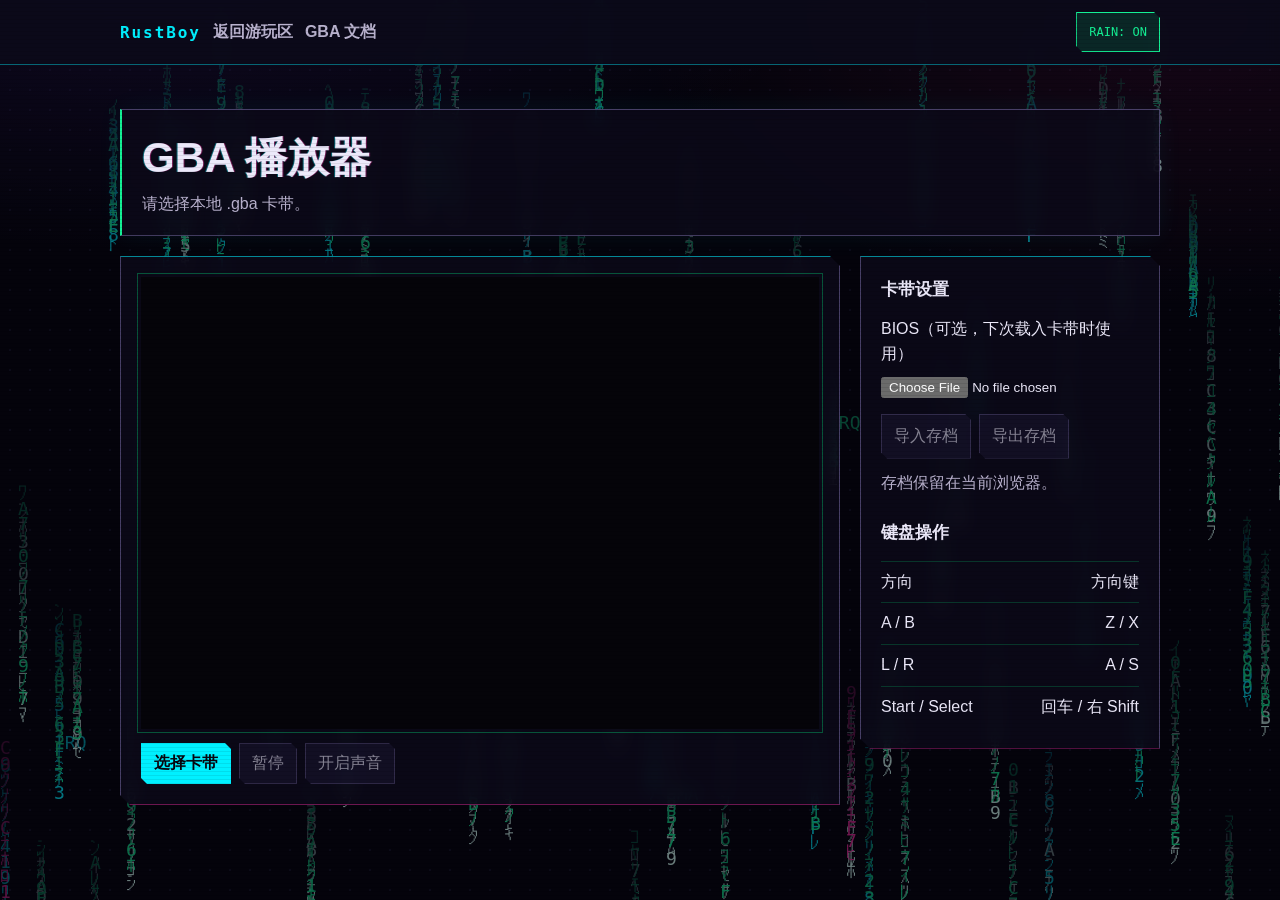
<file: gba-cpu/web/index.html>
<!doctype html>
<html lang="zh-CN">
<head>
  <meta charset="utf-8">
  <meta name="viewport" content="width=device-width, initial-scale=1">
  <meta name="color-scheme" content="dark">
  <meta name="theme-color" content="#07060f">
  <link rel="icon" href="data:,">
  <link rel="stylesheet" href="./player.css">
  <script type="module" src="./player.js"></script>
  <title>GBA 播放器 · RustBoy</title>
</head>
<body>
  <canvas id="matrix-bg" aria-hidden="true"></canvas>
  <div class="site-bar">
    <nav aria-label="站点导航">
      <a class="brand" href="../../">RustBoy</a>
      <a href="../../#play">返回游玩区</a>
      <a href="https://github.com/Leehomn/gb-emu/blob/master/gba-cpu/README.md">GBA 文档</a>
      <button id="rain-toggle" type="button" aria-pressed="true" aria-label="切换背景代码雨">RAIN: ON</button>
    </nav>
  </div>
  <main>
    <header>
      <h1>GBA 播放器</h1>
      <p id="status" role="status">正在加载模拟器……</p>
    </header>
    <section class="game" aria-label="游戏">
      <canvas id="screen" width="240" height="160" tabindex="0" aria-label="GBA 游戏画面"></canvas>
      <div class="actions">
        <button id="open" type="button" disabled>选择卡带</button>
        <input id="rom" type="file" accept=".gba,.bin" hidden>
        <button id="pause" disabled>暂停</button>
        <button id="sound" aria-pressed="false" disabled>开启声音</button>
      </div>
      <div class="controls" aria-label="触屏按键">
        <button data-key="9" aria-label="L 肩键">L</button>
        <button data-key="8" aria-label="R 肩键">R</button>
        <button data-key="6" aria-label="上">↑</button>
        <button data-key="7" aria-label="下">↓</button>
        <button data-key="5" aria-label="左">←</button>
        <button data-key="4" aria-label="右">→</button>
        <button data-key="1">B</button>
        <button data-key="0">A</button>
        <button data-key="2">Select</button>
        <button data-key="3">Start</button>
      </div>
    </section>
    <aside>
      <h2>卡带设置</h2>
      <label for="bios">BIOS（可选，下次载入卡带时使用）</label>
      <input id="bios" type="file" accept=".bin">
      <div class="save">
        <button id="import" disabled>导入存档</button>
        <input id="save-file" type="file" accept=".sav,.bin" hidden>
        <button id="export" disabled>导出存档</button>
      </div>
      <p id="save-status" role="status">存档保留在当前浏览器。</p>
      <h2>键盘操作</h2>
      <dl>
        <div><dt>方向</dt><dd>方向键</dd></div>
        <div><dt>A / B</dt><dd>Z / X</dd></div>
        <div><dt>L / R</dt><dd>A / S</dd></div>
        <div><dt>Start / Select</dt><dd>回车 / 右 Shift</dd></div>
      </dl>
    </aside>
  </main>
<script>
/* 背景代码雨独立运行，不接入模拟器逻辑。 */
(function () {
  'use strict';
  const canvas = document.getElementById('matrix-bg');
  const button = document.getElementById('rain-toggle');
  const ctx = canvas.getContext('2d');
  if (!ctx) { button.hidden = true; return; }
  const motion = window.matchMedia('(prefers-reduced-motion: reduce)');
  const glyphs = 'ｱｲｳｴｵｶｷｸｹｺｻｼｽｾｿﾀﾁﾂﾃﾄﾅﾆﾇﾈﾉﾊﾋﾌﾍﾎﾏﾐﾑﾒﾓﾔﾕﾖﾗﾘﾙﾚﾛﾜﾝ0123456789ABCDEF';
  let enabled = true, raf = 0, last = 0, width = 0, height = 0, size = 18, drops = [];
  try { enabled = localStorage.getItem('rustboy-matrix-rain') !== 'off'; } catch (_) { /* 隐私模式下使用默认值 */ }
  function symbol() { return Math.random() < .003 ? ['LD', 'IRQ', 'DMA'][Math.floor(Math.random()*3)] : glyphs[Math.floor(Math.random()*glyphs.length)]; }
  function paint(still) {
    ctx.fillStyle = still ? '#07060f' : 'rgba(7,6,15,.09)';
    ctx.fillRect(0, 0, width, height);
    ctx.font = size + 'px ui-monospace, Consolas, monospace';
    drops.forEach(function (drop, i) {
      const x = i * size, y = drop.y;
      if (still) {
        for (let j = 1; j < 13; j++) {
          ctx.fillStyle = 'rgba(0,255,136,' + (.34 * (1-j/13)) + ')';
          ctx.fillText(symbol(), x, y-j*size);
        }
      }
      ctx.fillStyle = i % 47 === 0 ? '#ff2ea6' : i % 29 === 0 ? '#00f0ff' : '#14f195';
      ctx.fillText(symbol(), x, y-size);
      ctx.fillStyle = i % 3 === 0 ? '#00f0ff' : '#d8fff4';
      ctx.fillText(symbol(), x, y);
      if (!still) { drop.y += size * drop.speed; if (drop.y > height + size*15 && Math.random() > .975) drop.y = -size; }
    });
  }
  function tick(time) {
    raf = 0;
    if (!enabled || document.hidden || motion.matches) return;
    if (time-last >= 50) { paint(false); last = time; }
    raf = requestAnimationFrame(tick);
  }
  function sync() {
    if (raf) { cancelAnimationFrame(raf); raf = 0; }
    button.textContent = 'RAIN: ' + (enabled ? 'ON' : 'OFF');
    button.setAttribute('aria-pressed', String(enabled));
    canvas.hidden = !enabled;
    if (enabled && !document.hidden) { if (motion.matches) paint(true); else raf = requestAnimationFrame(tick); }
  }
  function resize() {
    width = window.innerWidth; height = window.innerHeight;
    const dpr = Math.min(window.devicePixelRatio || 1, 2);
    canvas.width = Math.round(width*dpr); canvas.height = Math.round(height*dpr);
    ctx.setTransform(dpr, 0, 0, dpr, 0, 0);
    size = width < 600 ? 20 : 18;
    drops = Array.from({length: Math.ceil(width/size)}, function () { return { y: Math.random()*height, speed: .35+Math.random()*.65 }; });
    ctx.clearRect(0, 0, width, height);
    sync();
  }
  button.addEventListener('click', function () {
    enabled = !enabled;
    try { localStorage.setItem('rustboy-matrix-rain', enabled ? 'on' : 'off'); } catch (_) { /* 存储不可用时仍可切换 */ }
    sync();
  });
  window.addEventListener('resize', resize);
  document.addEventListener('visibilitychange', sync);
  motion.addEventListener('change', sync);
  resize();
})();
</script>
</body>
</html>
</file>
<file: gba-cpu/web/player.css>
:root {
  color-scheme: dark;
  --bg: #07060f;
  --bg-deep: #050409;
  --surface: #12101f;
  --surface-2: #1a1630;
  --fg: #ece9fa;
  --muted: #9a92b8;
  --border: rgba(190, 170, 255, .13);
  --border-strong: rgba(190, 170, 255, .34);
  --accent: #00f0ff;
  --accent-press: #53f5ff;
  --neon-mag: #ff2ea6;
  --shadow-hard: 6px 6px 0 rgba(8, 3, 20, .6);
  font-family: -apple-system, BlinkMacSystemFont, "PingFang SC", "Hiragino Sans GB", "Microsoft YaHei", "Segoe UI", sans-serif;
  color: var(--fg);
  background: var(--bg);
}
* { box-sizing: border-box; }
body {
  min-height: 100vh;
  margin: 0;
  background: radial-gradient(1100px 520px at 12% -8%, rgba(84, 44, 178, .24), transparent 62%),
    radial-gradient(900px 480px at 92% 2%, rgba(255, 46, 166, .11), transparent 60%),
    radial-gradient(rgba(150, 130, 255, .08) 1px, transparent 1px) 0 0 / 20px 20px;
}
.site-bar { border-bottom: 1px solid var(--border); background: rgba(7, 6, 15, .86); }
.site-bar nav {
  width: min(1040px, 100% - 32px);
  min-height: 64px;
  margin: auto;
  display: flex;
  align-items: center;
  justify-content: space-between;
  gap: 12px;
}
.site-bar a { color: var(--muted); text-decoration: none; font-weight: 650; }
.site-bar a:hover, .site-bar .brand { color: var(--accent); }
.brand { font-family: ui-monospace, Consolas, monospace; letter-spacing: .12em; }
main {
  width: min(1040px, 100% - 32px);
  margin: 44px auto;
  display: grid;
  grid-template-columns: minmax(0, 1fr) minmax(240px, 300px);
  gap: 20px;
}
header { grid-column: 1 / -1; }
h1 { margin: 0; font-size: clamp(26px, 5vw, 42px); }
h2 { margin: 0 0 14px; font-size: 17px; }
p { margin: 8px 0 0; color: var(--muted); overflow-wrap: anywhere; }
.game, aside {
  background: var(--surface);
  border: 1px solid var(--border-strong);
  box-shadow: var(--shadow-hard);
  min-width: 0;
  padding: 20px;
}
aside { align-self: start; line-height: 1.55; }
aside label { display: block; margin-bottom: 8px; }
aside input { max-width: 100%; }
aside p { margin: 12px 0 25px; }
#screen { width: 100%; height: auto; display: block; background: var(--bg-deep); image-rendering: pixelated; }
.actions, .save { display: flex; flex-wrap: wrap; gap: 8px; margin-top: 14px; }
button {
  padding: 9px 12px;
  min-height: 40px;
  border: 1px solid var(--border-strong);
  background: var(--surface-2);
  color: var(--fg);
  font: inherit;
  cursor: pointer;
}
button:disabled { opacity: .55; cursor: default; }
button:not(:disabled):hover { border-color: var(--accent); }
:is(a, button, #screen, input):focus-visible { outline: 2px solid var(--accent); outline-offset: 3px; }
#open {
  background: var(--accent);
  border-color: var(--accent);
  color: var(--bg);
  box-shadow: 4px 4px 0 var(--neon-mag);
  font-weight: 700;
}
#open:not(:disabled):hover { background: var(--accent-press); }
dl { margin: 0; }
dl div { display: flex; justify-content: space-between; gap: 10px; border-top: 1px solid var(--border); padding: 8px 0; }
dd { margin: 0; text-align: right; }
.controls { display: none; grid-template-columns: repeat(5, minmax(0, 1fr)); gap: 6px; margin-top: 12px; }
.controls button { touch-action: none; user-select: none; padding: 6px 2px; }
.controls button:active { background: var(--accent); color: var(--bg); }
@media (max-width: 720px) {
  main { margin: 24px auto; grid-template-columns: minmax(0, 1fr); }
  .game, aside { padding: 12px; }
}
@media (pointer: coarse), (max-width: 720px) {
  .controls { display: grid; }
}

/* 赛博外壳；触屏按键及游戏画布的尺寸和按键映射保持原样。 */
:root{--surface:rgba(12,10,26,.84);--muted:#b9b2ce;--border:rgba(0,255,136,.18);}
[hidden]{display:none!important;}
#matrix-bg{position:fixed;inset:0;z-index:0;pointer-events:none;width:100%;height:100%;opacity:.48;background:transparent;}
main{position:relative;z-index:2;}
.site-bar{position:relative;z-index:3;background:rgba(12,10,26,.9);backdrop-filter:blur(8px);border-bottom-color:rgba(0,240,255,.4);}
.site-bar nav{flex-wrap:wrap;padding:10px 0;}.site-bar #rain-toggle{margin-left:auto;font:12px ui-monospace,Consolas,monospace;color:#14f195;}
main>header,.game,aside{background:rgba(12,10,26,.84);backdrop-filter:blur(8px);border:1px solid var(--border-strong);box-shadow:0 0 24px rgba(0,240,255,.06);}
main>header{padding:20px;border-left:2px solid #14f195;}
h1{text-shadow:1px 0 rgba(255,46,166,.4),-1px 0 rgba(0,240,255,.4);}
.game,aside{border-top-color:rgba(0,240,255,.55);border-bottom-color:rgba(255,46,166,.4);clip-path:polygon(0 0,calc(100% - 10px) 0,100% 10px,100% 100%,10px 100%,0 calc(100% - 10px));}
#screen{position:relative;z-index:1;outline:1px solid rgba(0,255,136,.3);outline-offset:3px;}
button{clip-path:polygon(0 0,calc(100% - 6px) 0,100% 6px,100% 100%,6px 100%,0 calc(100% - 6px));transition:background-color .15s,box-shadow .15s;}
button:not(:disabled):hover{box-shadow:inset 0 0 14px rgba(0,240,255,.15);}
button:not(:disabled):active,button[aria-pressed="true"]{border-color:#14f195;background:rgba(0,255,136,.12);}
.controls button{min-height:48px;}.controls button:active{background:#14f195;color:#07060f;box-shadow:0 0 16px rgba(0,255,136,.3);}
body::after{content:'';position:fixed;inset:0;z-index:4;pointer-events:none;background:repeating-linear-gradient(transparent 0 3px,rgba(0,0,0,.08) 3px 4px);}
@media(max-width:380px){.site-bar nav{gap:8px;}.site-bar a{font-size:13px;}.site-bar #rain-toggle{font-size:11px;padding:8px;}}
@media(prefers-reduced-motion:reduce){button{transition:none;}}
@media print{#matrix-bg{display:none;}}
</file>
